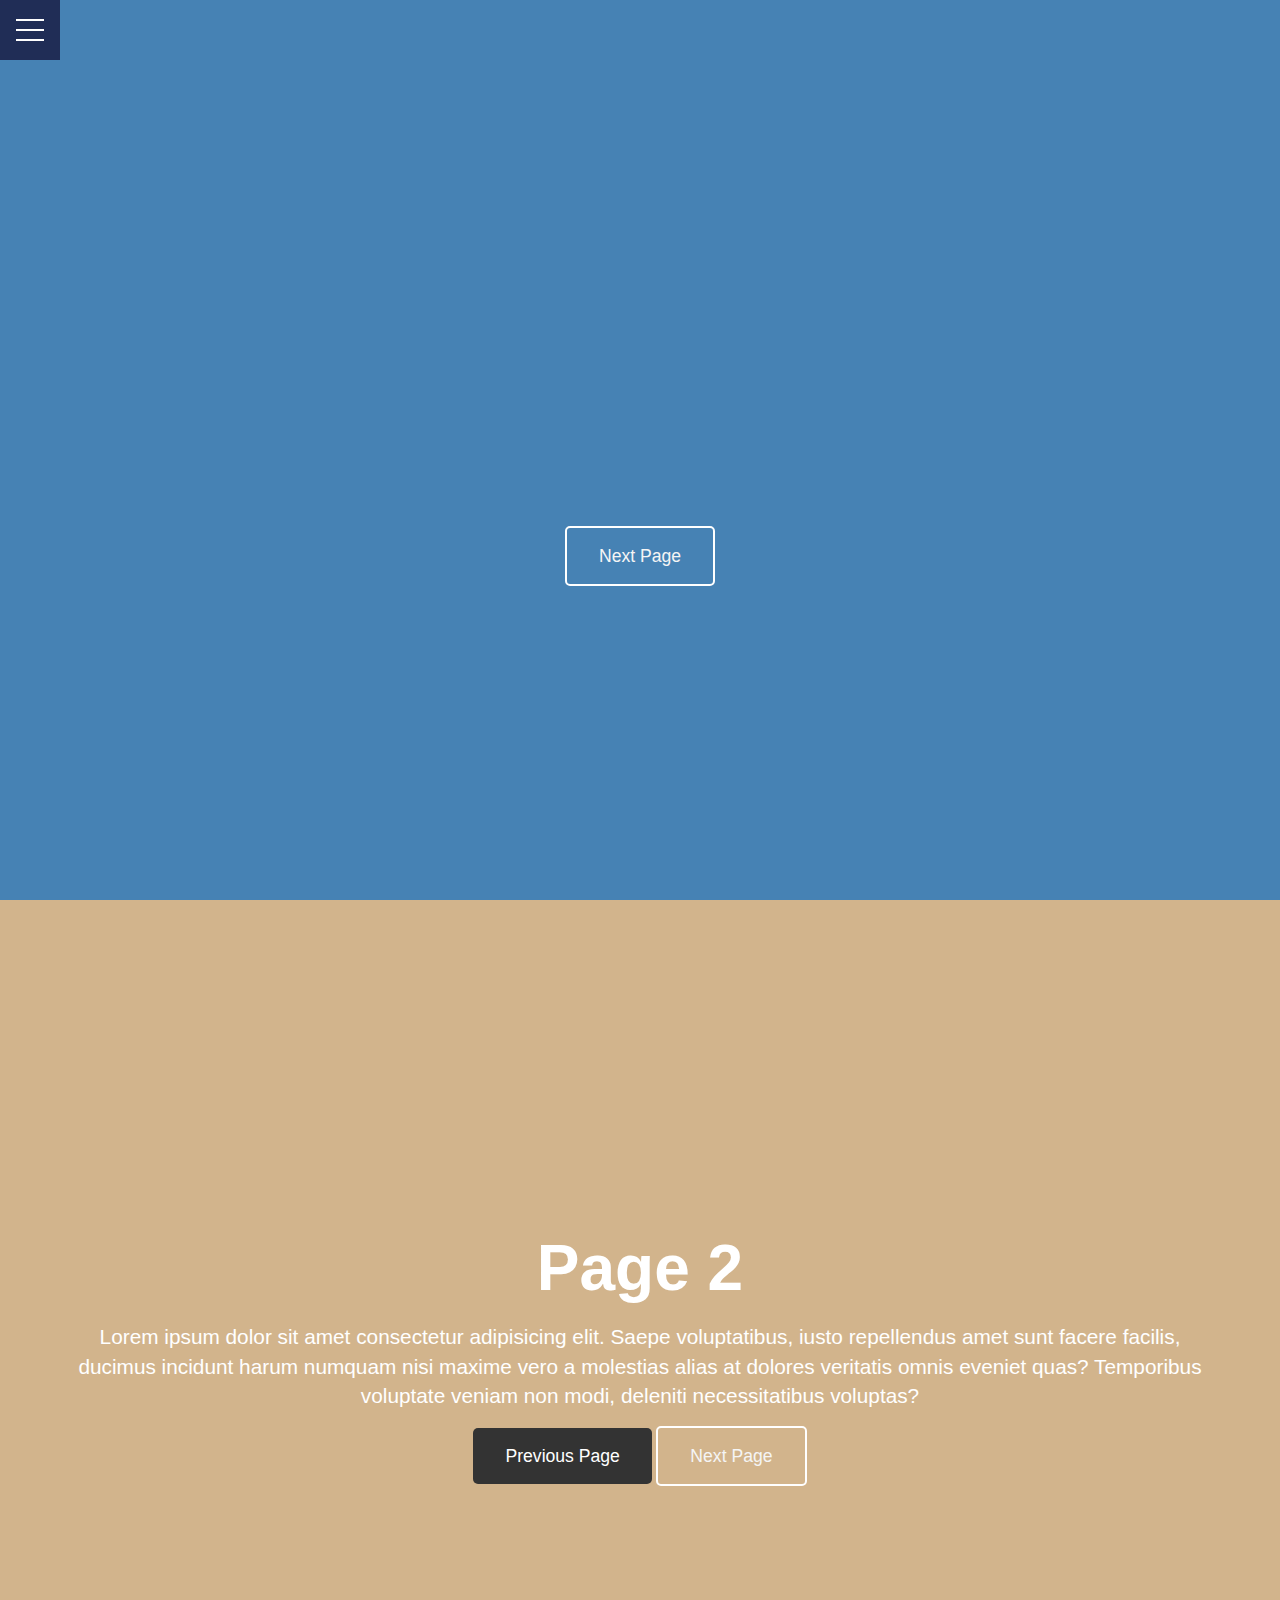
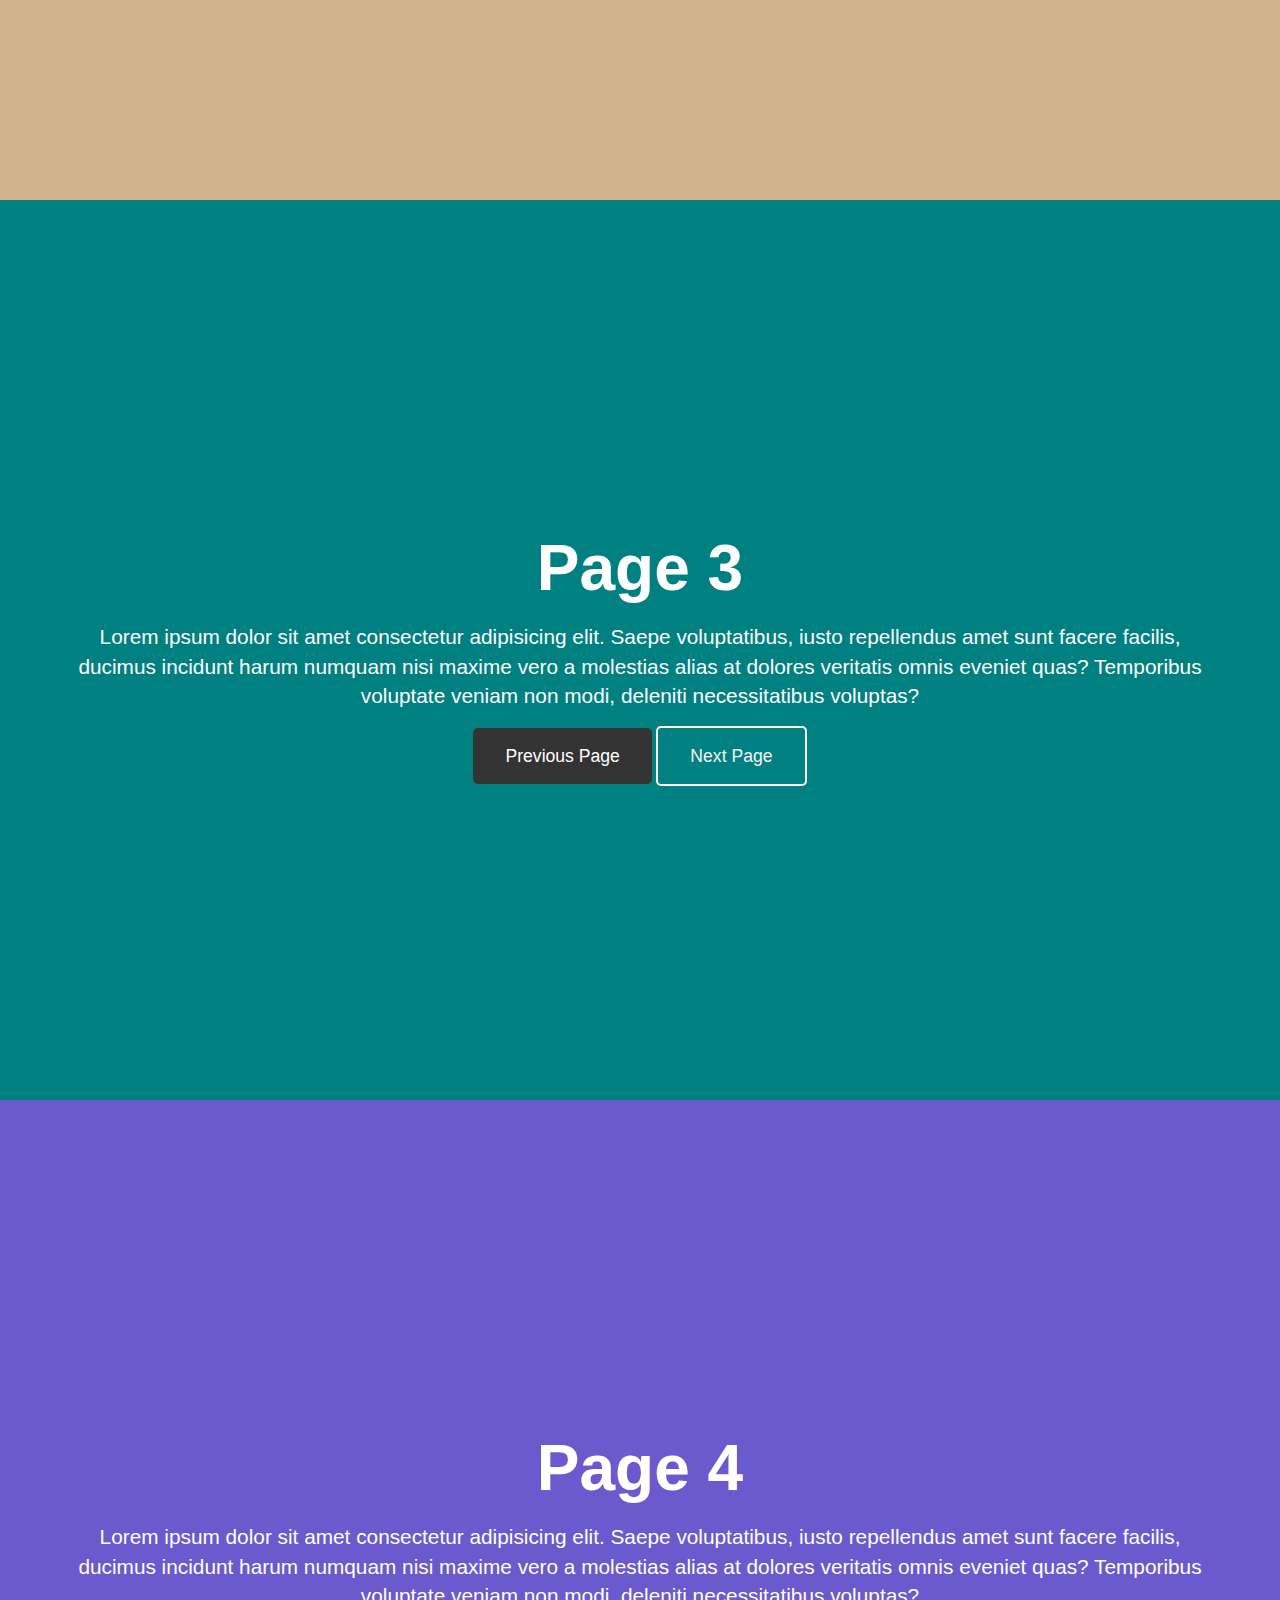
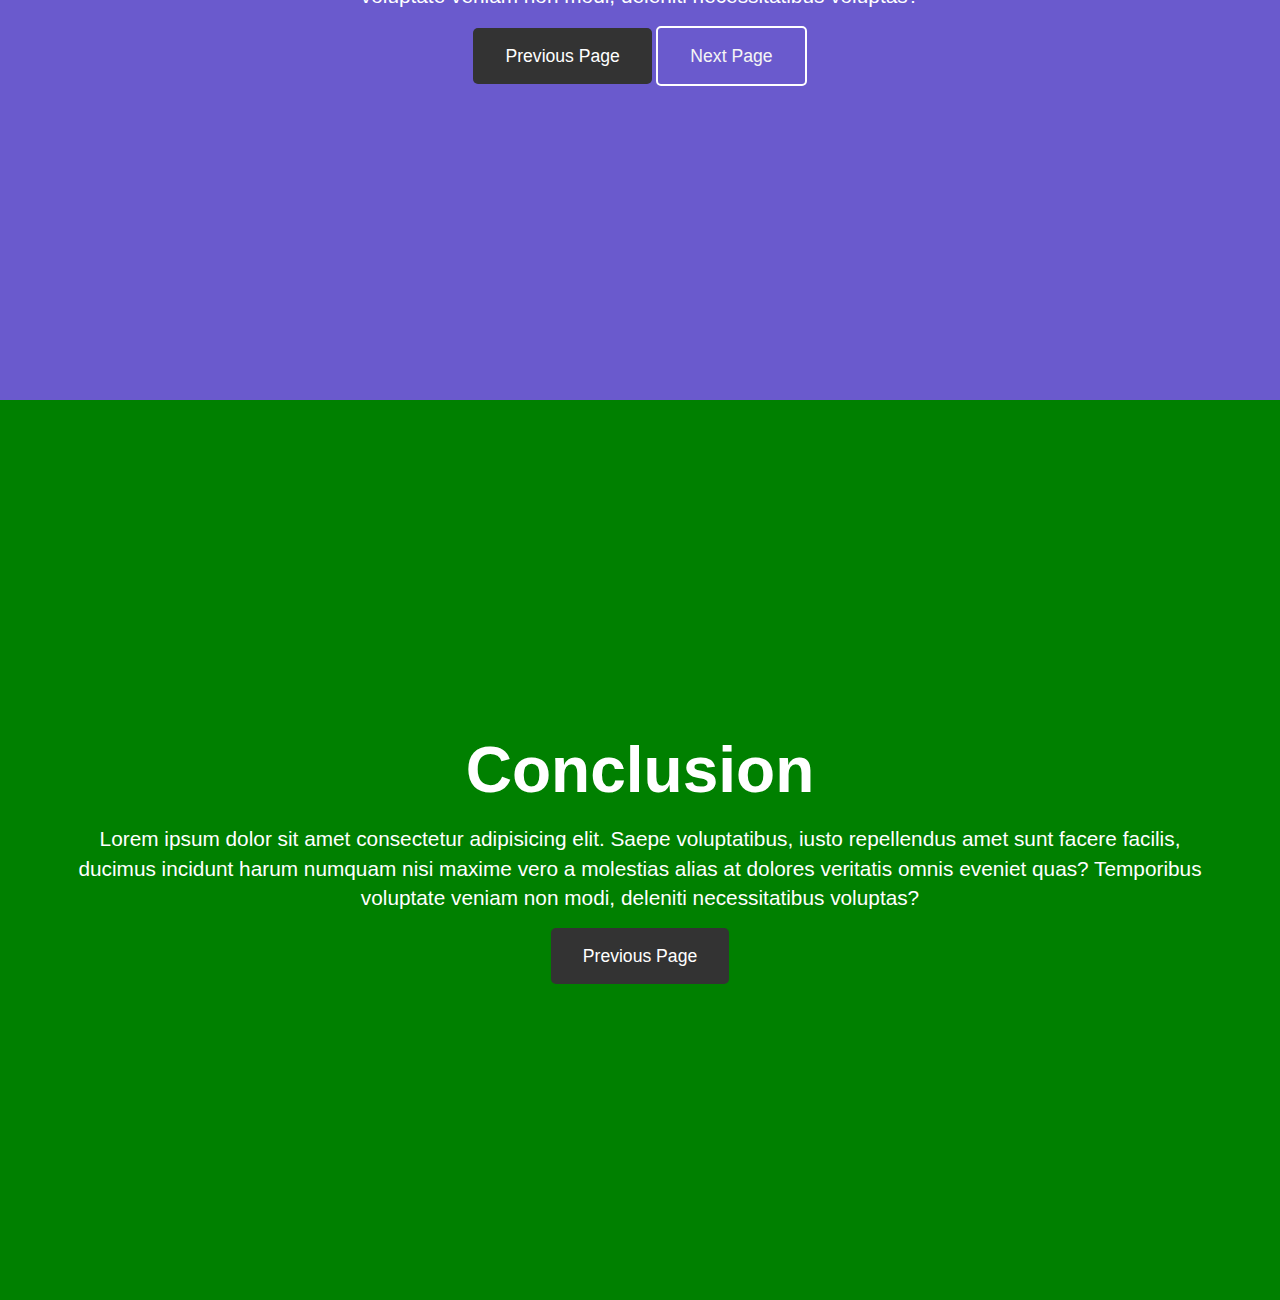
<file: Mini Projects/index.html>
<!DOCTYPE html>
<html lang="en">
<head>
    <meta charset="UTF-8">
    <meta name="viewport" content="width=device-width, initial-scale=1.0">
    <link rel="stylesheet" href="https://cdnjs.cloudflare.com/ajax/libs/font-awesome/6.5.2/css/all.css" integrity="sha512-U9Y1sGB3sLIpZm3ePcrKbXVhXlnQNcuwGQJ2WjPjnp6XHqVTdgIlbaDzJXJIAuCTp3y22t+nhI4B88F/5ldjFA==" crossorigin="anonymous" referrerpolicy="no-referrer" />
    <link rel="stylesheet" href="style1.css">
    <link rel="stylesheet" href="menu.css">
    <link rel="stylesheet" href="style.css">
    <title>Presentation</title>
</head>
<body>
    <!-- Page 1 (Intro) -->
    <section id="page-1" class="page">
        <h1>Welcome To My Presentation</h1>
        <p>Lorem ipsum dolor sit amet consectetur adipisicing elit. Saepe voluptatibus, iusto repellendus amet sunt facere facilis, ducimus incidunt harum numquam nisi maxime vero a molestias alias at dolores veritatis omnis eveniet quas? Temporibus voluptate veniam non modi, deleniti necessitatibus voluptas?</p>
        <div>
            <a href="#page-2" class="btn">
                Next Page <i class="fas fa-arrow-circle-down"></i>
            </a>
        </div>
    </section>
    <!-- Page 2 -->
    <section id="page-2" class="page">
        <h1>Page 2</h1>
        <p>Lorem ipsum dolor sit amet consectetur adipisicing elit. Saepe voluptatibus, iusto repellendus amet sunt facere facilis, ducimus incidunt harum numquam nisi maxime vero a molestias alias at dolores veritatis omnis eveniet quas? Temporibus voluptate veniam non modi, deleniti necessitatibus voluptas?</p>
        <div>
            <a href="#page-1" class="btn btn-dark">
                Previous Page <i class="fas fa-arrow-circle-up"></i>
            </a>
            <a href="#page-3" class="btn">
                Next Page <i class="fas fa-arrow-circle-down"></i>
            </a>
        </div>
    </section>
    <!-- Page 3 -->
    <section id="page-3" class="page">
        <h1>Page 3</h1>
        <p>Lorem ipsum dolor sit amet consectetur adipisicing elit. Saepe voluptatibus, iusto repellendus amet sunt facere facilis, ducimus incidunt harum numquam nisi maxime vero a molestias alias at dolores veritatis omnis eveniet quas? Temporibus voluptate veniam non modi, deleniti necessitatibus voluptas?</p>
        <div>
            <a href="#page-2" class="btn btn-dark">
                Previous Page <i class="fas fa-arrow-circle-up"></i>
            </a>
            <a href="#page-4" class="btn">
                Next Page <i class="fas fa-arrow-circle-down"></i>
            </a>
        </div>
    </section>
    <!-- Page 4 -->
    <section id="page-4" class="page">
        <h1>Page 4</h1>
        <p>Lorem ipsum dolor sit amet consectetur adipisicing elit. Saepe voluptatibus, iusto repellendus amet sunt facere facilis, ducimus incidunt harum numquam nisi maxime vero a molestias alias at dolores veritatis omnis eveniet quas? Temporibus voluptate veniam non modi, deleniti necessitatibus voluptas?</p>
        <div>
            <a href="#page-3" class="btn btn-dark">
                Previous Page <i class="fas fa-arrow-circle-up"></i>
            </a>
            <a href="#conclusion" class="btn">
                Next Page <i class="fas fa-arrow-circle-down"></i>
            </a>
        </div>
    </section>
    <!-- Conclusion -->
    <section id="conclusion" class="page">
        <h1>Conclusion</h1>
        <p>Lorem ipsum dolor sit amet consectetur adipisicing elit. Saepe voluptatibus, iusto repellendus amet sunt facere facilis, ducimus incidunt harum numquam nisi maxime vero a molestias alias at dolores veritatis omnis eveniet quas? Temporibus voluptate veniam non modi, deleniti necessitatibus voluptas?</p>
        <div>
            <a href="#page-4" class="btn btn-dark">
                Previous Page <i class="fas fa-arrow-circle-up"></i>
            </a>
        </div>
    </section>

    <!-- Hamburger -->
    <div class="menu-wrap">
        <input type="checkbox" class="toggler">
        <div class="hamburger"><div></div></div>
        <div class="menu">
            <div>
                <div>
                    <ul>
                        <li><a href="#page-1">Home</a></li>
                        <li><a href="#page-2">Page 2</a></li>
                        <li><a href="#page-3">Page 3</a></li>
                        <li><a href="#page-4">Page 4</a></li>
                        <li><a href="#conclusion">Conclusion</a></li>
                    </ul>
                </div>
            </div>
        </div>
    </div>

    <script src="https://code.jquery.com/jquery-3.7.1.min.js" integrity="sha256-/JqT3SQfawRcv/BIHPThkBvs0OEvtFFmqPF/lYI/Cxo=" crossorigin="anonymous"></script>

    <script>
        // Smooth Scrolling
        $('.btn').on('click', function(event) {
            if (this.hash !== '') {
                event.preventDefault();
                const hash = this.hash;
                $('html, body').animate(
                    {
                        scrollTop: $(hash).offset().top
                    },
                    900
                );
            }
        });
    </script>

    <!-- <script>
    // Smooth Scrolling
    $('.btn').on('click', function(event) {
        if (this.hash !== '') {
          event.preventDefault();
          const hash = this.hash;
          $('html, body').animate(
            {
              scrollTop: $(hash).offset().top
            },
            800
          );
        }
      });
    </script> -->
</body>
</html>
</file>
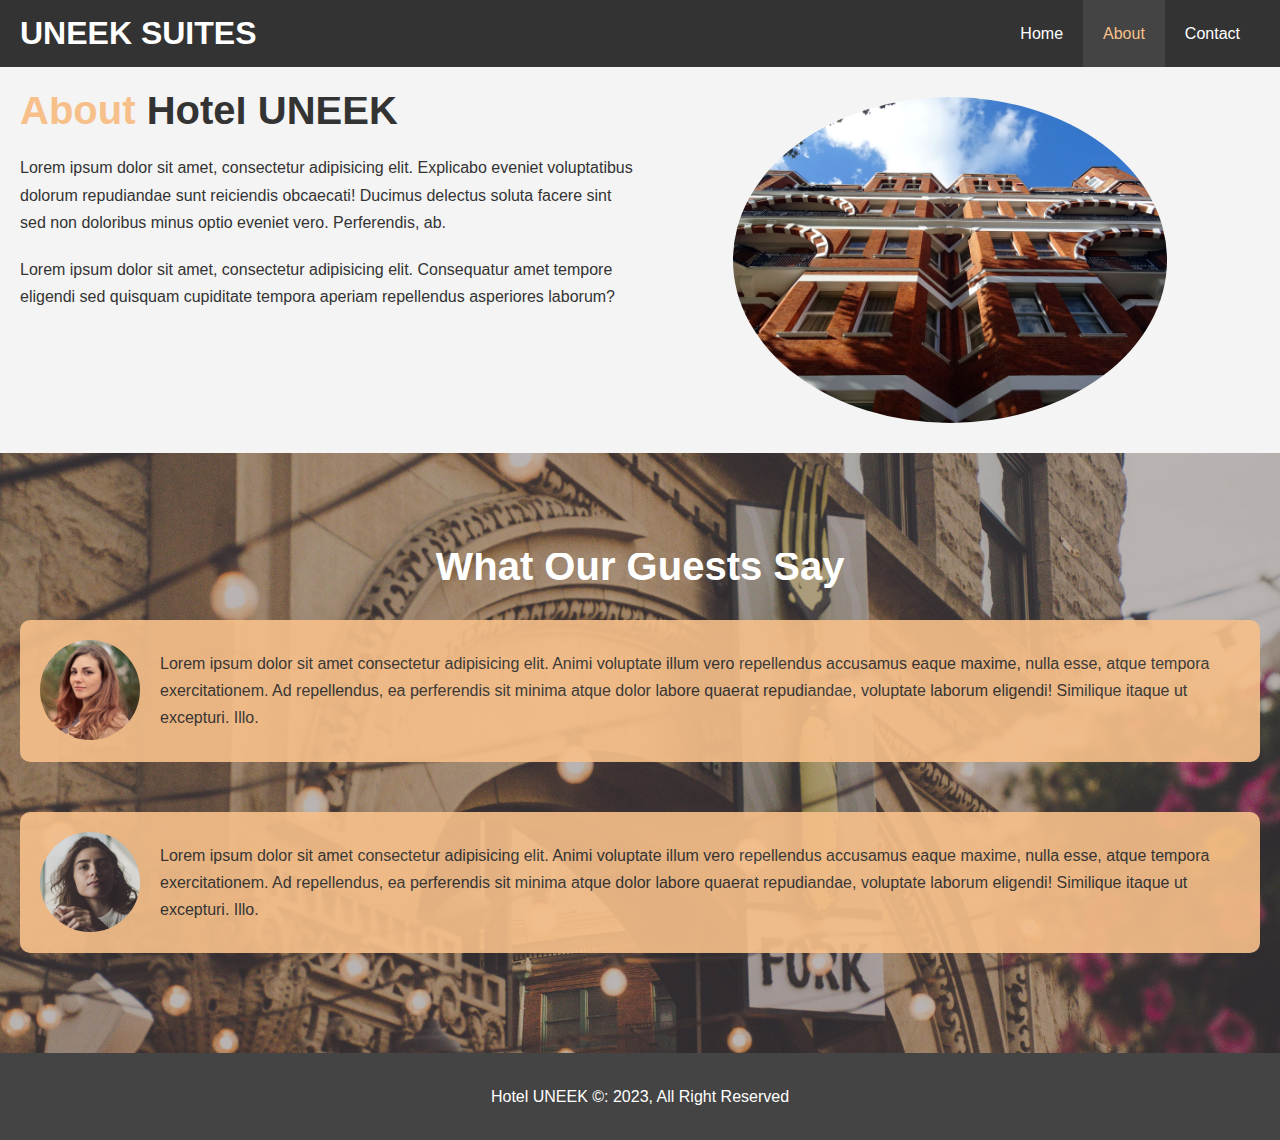
<file: about.html>
<!DOCTYPE html>
<html lang="en">
<head>
    <meta charset="UTF-8">
    <meta name="viewport" content="width=device-width, initial-scale=1.0">
    <meta name="description" content="Welcome to the most extraordinary Hotel in Lagos State. Nigeria">
    <meta name="keyword" content="Hotel, Lagos Hotel, Best Hotel in Lagos">
    <link rel="stylesheet" href="css/style.css">
    <title>Hotel UNEEK | About</title>
</head>
<body>
    <header>
        <nav id="nav-bar">
            <div class="container">
                <h1 class="logo"><a href="index.html">UNEEK SUITES</a></h1>
                <ul>
                    <li><a href="index.html">Home</a></li>
                    <li><a class="current" href="about.html">About</a></li>
                    <li><a href="contact.html">Contact</a></li>
                </ul>
            </div>
        </nav>
    </header>

    <section id="about-info" class="bg-light py-3">
        <div class="container">
            <div class="info-left">
                <h1 class="l-heading"><span class="text-primary">About</span> Hotel UNEEK</h1>
                <p>Lorem ipsum dolor sit amet, consectetur adipisicing elit. Explicabo eveniet voluptatibus dolorum repudiandae sunt reiciendis obcaecati! Ducimus delectus soluta facere sint sed non doloribus minus optio eveniet vero. Perferendis, ab.</p>
                <p>Lorem ipsum dolor sit amet, consectetur adipisicing elit. Consequatur amet tempore eligendi sed quisquam cupiditate tempora aperiam repellendus asperiores laborum?</p>
            </div>
            <div class="info-right">
                <img src="./img/photo-2.jpg" alt="Hotel">
            </div>
        </div>
    </section>

    <div class="clr"></div>

    <section id="testimonials" class="py-3">
        <div class="container">
            <h2 class="l-heading">What Our Guests Say</h2>
            <div class="testimonial bg-primary">
                <img src="./img/person-1.jpg" alt="Samantha">
                <p>Lorem ipsum dolor sit amet consectetur adipisicing elit. Animi voluptate illum vero repellendus accusamus eaque maxime, nulla esse, atque tempora exercitationem. Ad repellendus, ea perferendis sit minima atque dolor labore quaerat repudiandae, voluptate laborum eligendi! Similique itaque ut excepturi. Illo.</p>
            </div>
        </div>
        <div class="container">
            <div class="testimonial bg-primary">
                <img src="./img/person-2.jpg" alt="Jane">
                <p>Lorem ipsum dolor sit amet consectetur adipisicing elit. Animi voluptate illum vero repellendus accusamus eaque maxime, nulla esse, atque tempora exercitationem. Ad repellendus, ea perferendis sit minima atque dolor labore quaerat repudiandae, voluptate laborum eligendi! Similique itaque ut excepturi. Illo.</p>
            </div>
        </div>
    </section>

    <footer class="clr" id="main-footer">
        <p>Hotel UNEEK &copy: 2023, All Right Reserved </p>
    </footer>
</body>
</html>
</file>
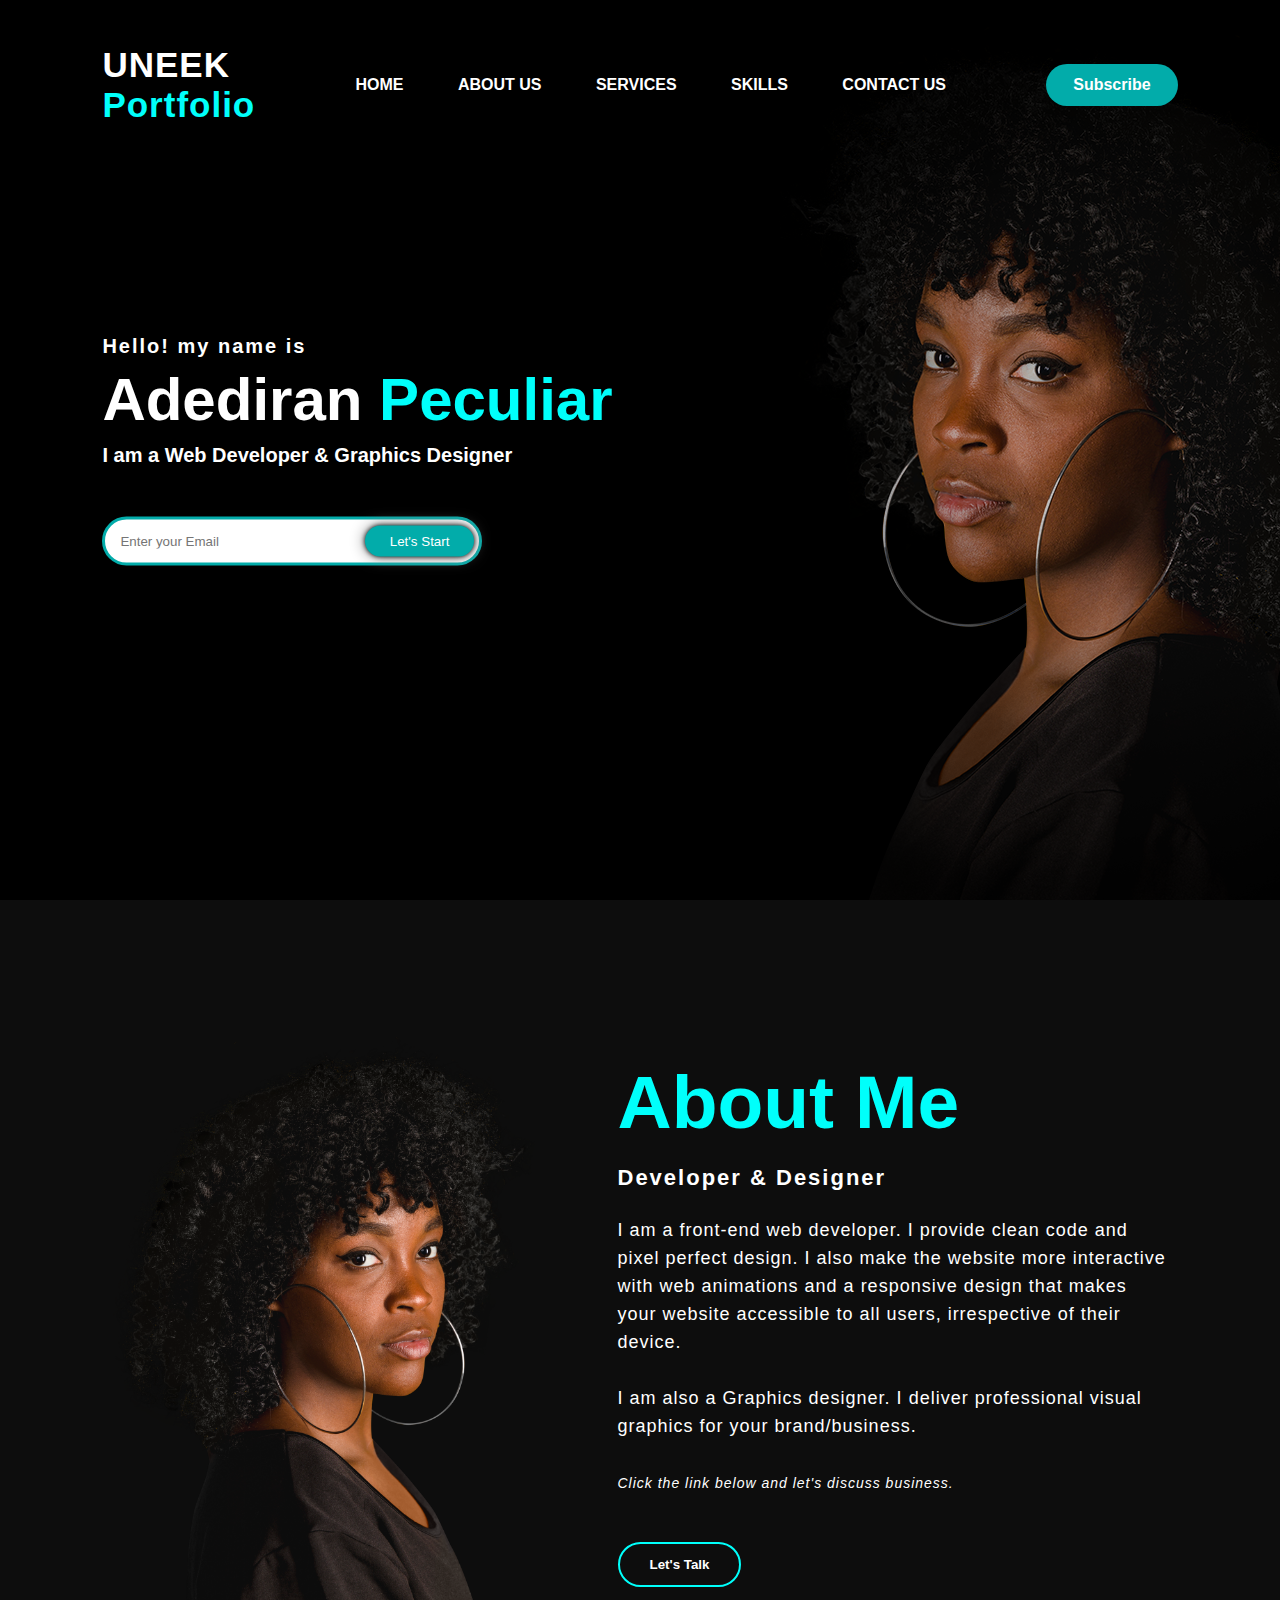
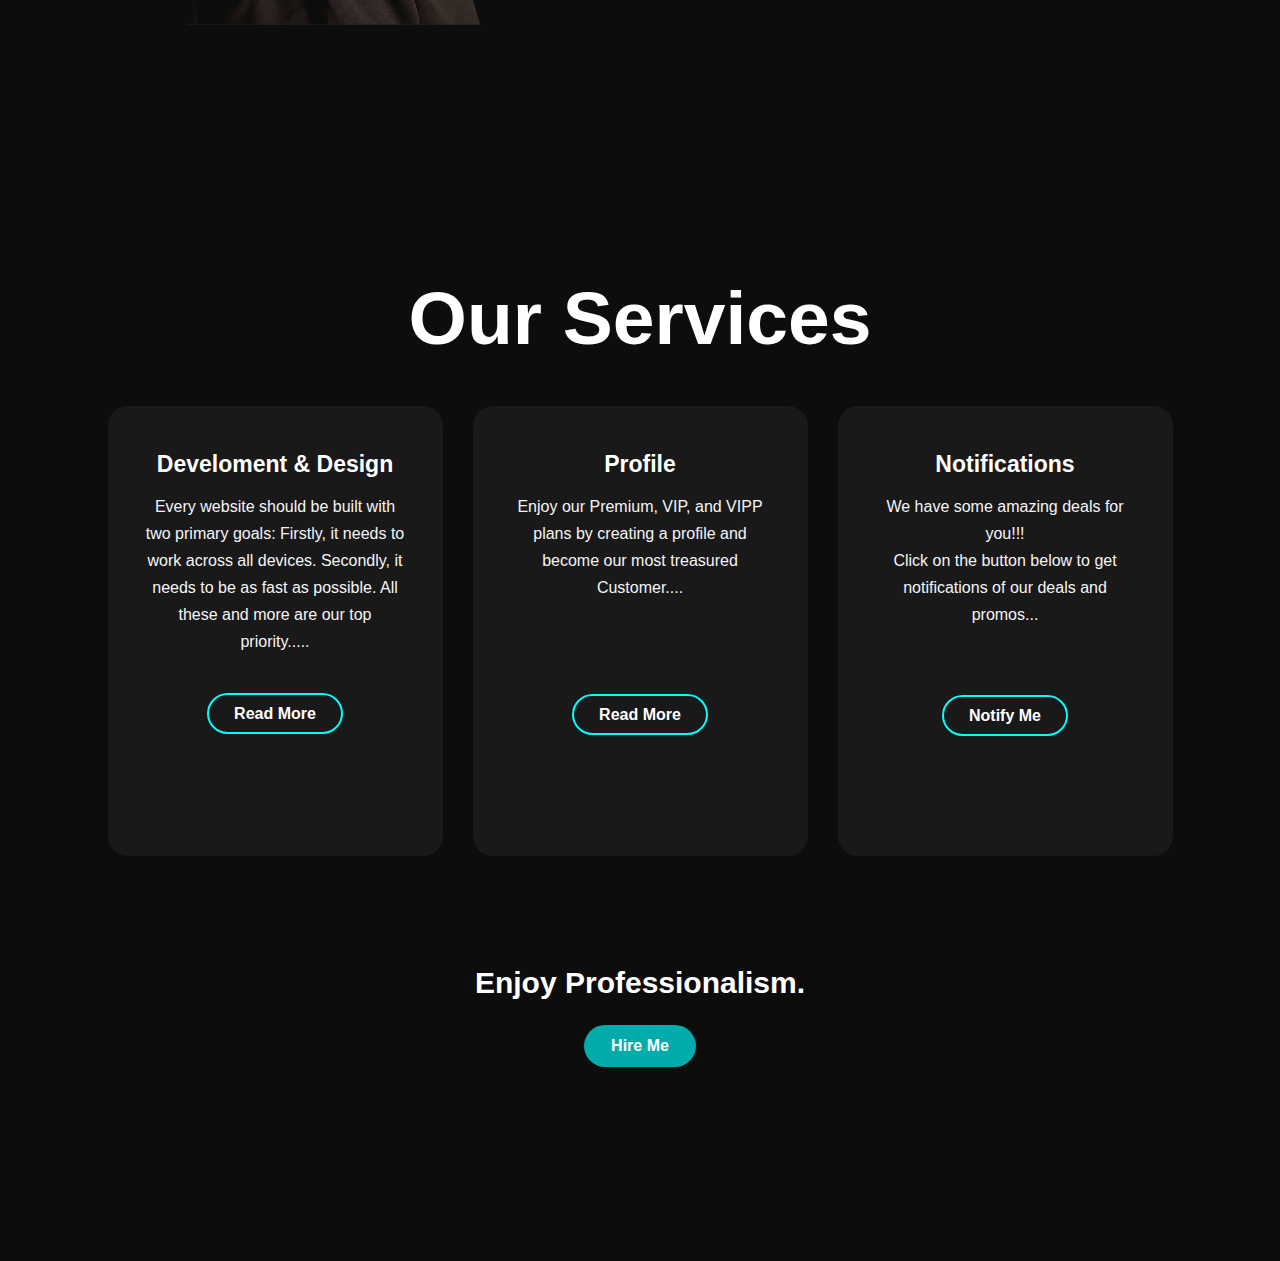
<file: Portfolio.html>
<!DOCTYPE html>
<html lang="en">
<head>
    <meta charset="UTF-8">
    <meta name="viewport" content="width=device-width, initial-scale=1.0">
    <link rel="stylesheet" href="portfolio_style.css">
    <title>Portfolio Website</title>
    <link rel="stylesheet" href="https://cdnjs.cloudflare.com/ajax/libs/font-awesome/6.5.1/css/all.min.css" integrity="sha512-DTOQO9RWCH3ppGqcWaEA1BIZOC6xxalwEsw9c2QQeAIftl+Vegovlnee1c9QX4TctnWMn13TZye+giMm8e2LwA==" crossorigin="anonymous" referrerpolicy="no-referrer" />
</head>
<body>
    <div class="hero">
        <nav>
            <h2 class="logo">UNEEK<br><span>Portfolio</span></h2>
            <ul>
                <li><a href="#">HOME</a></li>
                <li><a href="#">ABOUT US</a></li>
                <li><a href="#">SERVICES</a></li>
                <li><a href="#">SKILLS</a></li>
                <li><a href="#">CONTACT US</a></li>
            </ul>
            <a href="#" class="btn">Subscribe</a>
        </nav>

        <div class="content">
            <h4>Hello! my name is</h4>
            <h1>Adediran <span>Peculiar</span></h1>
            <h3>I am a Web Developer & Graphics Designer</h3>
            <div class="newsletter">
                <form>
                    <input type="email" name="email" id="mail" placeholder="Enter your Email">
                    <input type="submit" name="submit" value="Let's Start">
                </form>
            </div>
        </div>
    </div>

    <!-- About section -->
    <section class="about">
        <div class="main">
            <img src="./beautiful-black-young-female-studio.png" alt="#">
            <div class="about-text">
                <h2>About Me</h2>
                <h5>Developer & Designer</h5>
                <p>I am a front-end web developer. I provide clean code and pixel perfect design. I also make the website more interactive with web animations and a responsive design that makes your website accessible to all users, irrespective of their device. <br><br>I am also a Graphics designer. I deliver professional visual graphics for your brand/business. <br><br> <span>Click the link below and let's discuss business.</span></p>
                <button type="button">Let's Talk</button>
            </div>
        </div>
    </section>

    <!-- service section -->
    <div class="service">
        <div class="title">
            <h2>Our Services</h2>
        </div>
        <div class="box">
            <div class="card">
                <i class="fa-solid fa-bars"></i>
                <h5>Develoment & Design</h5>
                <div class="pra">
                    <p>Every website should be built with two primary goals: Firstly, it needs to work across all devices. Secondly, it needs to be as fast as possible. All these and more are our top priority.....</p>
                    <p style="text-align: center;">
                        <div id="read1">
                            <a href="#" class="button">Read More</a>
                        </div>
                    </p>
                </div>
            </div>
            <div class="box">
                <div class="card">
                    <i class="fa-regular fa-user"></i>
                    <h5>Profile</h5>
                    <div class="pra">
                        <p>Enjoy our Premium, VIP, and VIPP plans by creating a profile and become our most treasured Customer....</p>
                        <p style="text-align: center;">
                            <div id="read2">
                                <a href="#" class="button">Read More</a>
                            </div>
                        </p>
                    </div>
                </div>
            <div class="box">
                <div class="card">
                    <i class="fa-regular fa-bell"></i>
                    <h5>Notifications</h5>
                    <div class="pra">
                        <p>We have some amazing deals for you!!! <br>Click on the button below to get notifications of our deals and promos...
                        </p>
                        <p style="text-align: center;">
                            <div id="read3">
                                <a href="#" class="button">Notify Me</a>
                            </div>
                        </p>
                    </div>
                </div>
            </div>
        </div>
    </div>

    <!-- Contact Me -->
    <div class="contact-me">
        <p>Enjoy Professionalism.</p>
        <a href="#" class="button2">Hire Me</a>
    </div>

    <!-- Footer -->
    <!-- <footer>
        <p>Adediran Peculiar</p>
        <p>Kindly Click on the link below to Connect with Me</p>
        <div class="social">

        </div>
    </footer> -->
</body>
</html>
</file>
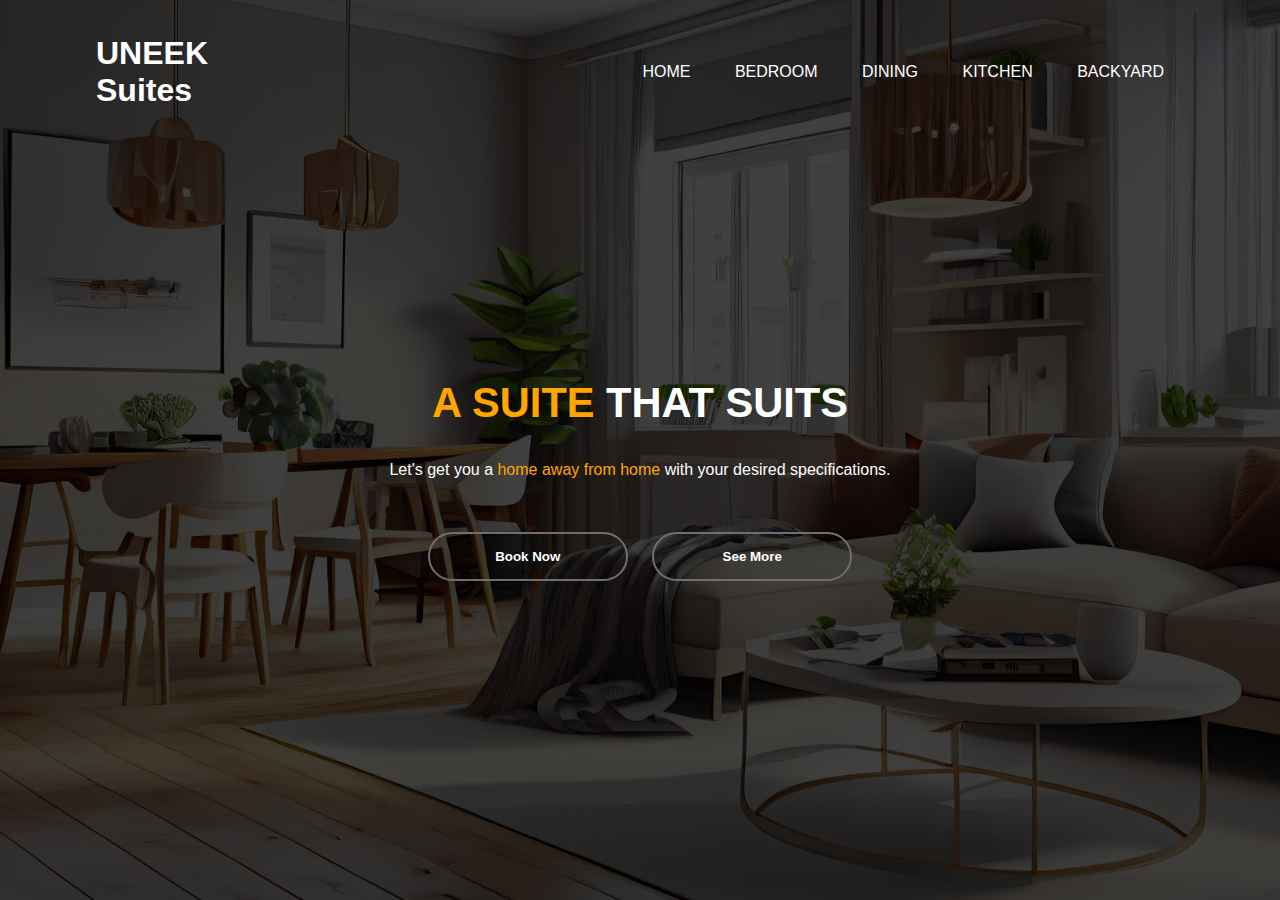
<file: project_1.html>
<!DOCTYPE html>
<html lang="en">
<head>
    <meta charset="UTF-8">
    <meta name="viewport" content="width=device-width, initial-scale=1.0">
    <link rel="stylesheet" href="style_1.css">
    <title>Project 1</title>
</head>
<body>
    <div class="banner">
        <div class="navbar">
            <h1 class="logo"><a href="project_1.html">UNEEK Suites</a></h1>
            <ul>
                <li><a href="#">Home</a></li>
                <li><a href="#">Bedroom</a></li>
                <li><a href="#">Dining</a></li>
                <li><a href="#">Kitchen</a></li>
                <li><a href="#">Backyard</a></li>
            </ul>
        </div>

        <div class="content">
            <h1><span>A SUITE</span> THAT SUITS</h1>
            <p>Let's get you a <span>home away from home</span> with your desired specifications.</p>
            <div>
                <button type="button"><span></span>Book Now</button>
                <button type="button"><span></span>See More</button>
            </div>
        </div>

    </div>
</body>
</html>
</file>
<file: Mini Projects/style1.css>
:root {
    --primary-color: rgba(12, 0, 35, 0.65);
    --secondary-color: rgba(252, 206, 0, 0.7);
    --overlay-color: rgba(5, 19, 30, 0.85);
    --menu-speed: 0.75s;
}

* {
    margin: 0;
    padding: 0;
    box-sizing: border-box;
}

body {
    font-family: Arial, Helvetica, sans-serif;
    line-height: 1.4;
}

.container {
    max-width: 960px;
    margin: auto;
    overflow: hidden;
    padding: 0 3rem;
}

#showcase {
    background: var(--primary-color);
    color: #fff;
    height: 100vh;
    position: relative;
}

#showcase:before {
    content: '';
    background: url('./chess-board-game-business-concept-light-shadow.jpg') no-repeat center center/cover;
    position: absolute;
    top: 0;
    left: 0;
    width: 100%;
    height: 100%;
    z-index: -1;
}

#showcase .showcase-container {
    display: flex;
    flex-direction: column;
    align-items: center;
    justify-content: center;
    text-align: center;
    height: 100%;
}

#showcase h1 {
    font-size: 4rem;
}

#showcase p {
    font-size: 1.3rem;
}

.btn {
    display: inline-block;
    border: none;
    border-radius: 5px;
    background: rgba(250, 250, 250, 0.75);
    color: rgb(15, 15, 15);
    padding: 0.75rem 1.5rem;
    margin-top: 1rem;
    transition: all 0.7s ease-in-out;
    text-decoration: none;
}

.btn:hover {
    background: rgb(250, 250, 250);
    color: rgb(15, 15, 15);
}
</file>
<file: Mini Projects/menu.css>
.menu-wrap {
    position: fixed;
    top: 0;
    left: 0;
    z-index: 1;
}

.menu-wrap .toggler {
    position: absolute;
    top: 0;
    left: 0;
    z-index: 2;
    cursor: pointer;
    width: 50px;
    height: 50px;
    opacity: 0;
}

.menu-wrap .hamburger {
    position: absolute;
    top: 0;
    left: 0;
    z-index: 1;
    width: 60px;
    height: 60px;
    padding: 1rem;
    background: var(--primary-color);
    display: flex;
    align-items: center;
    justify-content: center;
}

/* Hamburger Line */
.menu-wrap .hamburger > div {
    position: relative;
    flex: none;
    width: 100%;
    height: 2px;
    background: white;
    display: flex;
    align-items: center;
    justify-content: center;
    transition: all 0.5s ease;

}

/* Hamburger top and bottom line */
.menu-wrap .hamburger > div::before, .menu-wrap .hamburger > div::after {
    content: '';
    position: absolute;
    z-index: 1;
    top: -10px;
    flex: none;
    width: 100%;
    height: 2px;
    background: inherit;
}

/* Moves line down */
.menu-wrap .hamburger > div::after {
    top: 10px;
}

/* Toggler animation */
.menu-wrap .toggler:checked + .hamburger > div {
    transform: rotate(90deg);
}

/* Transfroms line into X */
.menu-wrap .toggler:checked + .hamburger > div::before, .menu-wrap .toggler:checked + .hamburger > div::after{
    top: 0;
    transform: rotate(90deg);
}

/* Rotate on hover when checked */
.menu-wrap .toggler:checked:hover + .hamburger > div {
    transform: rotate(225deg);
}

/* Show Menu */
.menu-wrap .toggler:checked ~ .menu {
    visibility: visible;
}

.menu-wrap .toggler:checked ~ .menu > div {
    transform: scale(1);
    transition-duration: var(--menu-speed);
}

.menu-wrap .toggler:checked ~ .menu > div > div {
    opacity: 1;
    transition: opacity 0.9s ease 0.7s;
}

.menu-wrap .menu {
    position: fixed;
    top: 0;
    left: 0;
    width: 100%;
    height: 100%;
    visibility: hidden;
    overflow: hidden;
    display: flex;
    align-items: center;
    justify-content: center;
}

.menu-wrap .menu > div {
    background: var(--overlay-color);
    border-radius: 50%;
    width: 200vw;
    height: 200vw;
    display: flex;
    flex: none;
    align-items: center;
    justify-content: center;
    transform: scale(0);
    transition: all 0.4s ease;
}

.menu-wrap .menu > div > div {
    text-align: center;
    max-width: 98vw;
    max-height: 100vh;
    opacity: 0;
    transition: opacity 0.4s ease;
}

.menu-wrap .menu > div > div > ul > li {
    list-style: none;
    color: white;
    font-size: 1.5rem;
    padding: 1rem;
}

.menu-wrap .menu > div > div > ul > li > a {
    color: white;
    border: 2px solid;
    padding: 5px 30px;
    border-radius: 20px;
    text-decoration: none;
    transition: color 0.4s ease;
}

.menu-wrap .menu > div > div > ul > li > a:hover {
    color: var(--secondary-color);
    
}
</file>
<file: css/style.css>
* {
    padding: 0px;
    margin: 0px;
    box-sizing: border-box;
}

body {
    font-family: 'Segoe UI', Tahoma, Geneva, Verdana, sans-serif;
    line-height: 1.7em;
}

a {
    text-decoration: none;
    color: #333;
}

h1, h2, h3{
    padding-bottom: 20px;
}

p {
    padding: 10px 0px;
}

/* Utility classes */
.container {
    margin: auto;
    max-width: 1300px;
    overflow: auto;
    padding: 0px 20px;
}

.text-primary {
    color: #f7c08a;
}

.lead {
    font-size: 20px;
}

.btn {
    display: inline-block;
    color: white;
    font-size: 18px;
    background-color: #333;
    padding: 13px 20px;
    border: none;
    cursor: pointer;
}

.btn:hover {
    background: #f7c08a;
    color: #333;
}

.btn-light {
    background: #f4f4f4;
    color: #333;
}

.bg-dark {
    background: #333;
    color: white;
}

.bg-light {
    background: #f4f4f4;
    color: #333;
}

.bg-primary {
    color: #333;
    background: #f7c08a;
}

.clr {
    clear: both;
}

.py-2 {
    padding-bottom: 15px;
}

.py-3 {
    padding-top: 30px;
    padding-bottom: 30px;
}

.l-heading {
    font-size: 40px;
}

/* Nav bar */
#nav-bar {
    background-color: #333;
    color: white;
    overflow: auto;
}

#nav-bar a {
    color: white;
}

#nav-bar h1 {
    float: left;
    padding-top: 20px;
}

#nav-bar ul {
    float: right;
    list-style: none;
}

#nav-bar ul li {
    float: left;
}

#nav-bar ul li a {
    display: block;
    padding: 20px;
    text-align: center;
}

#nav-bar ul li a:hover, 
#nav-bar ul li a.current {
    background-color: #444;
    color: #f7c08a;
}

/* Showcase */
#showcase {
    background: url('../img/showcase.jpg') no-repeat center center/cover;
    height: 600px;
}

#showcase .showcase-content {
    color: white;
    text-align: center;
    padding-top: 170px;
}

#showcase .showcase-content h1 {
    font-size: 60px;
    line-height: 1.2em;
}

#showcase .showcase-content p {
    padding-bottom: 20px;
    line-height: 1.7em;
}

/* Home Info */
#home-info {
    height: 400px;
}

#home-info .info-img {
    float: left;
    width: 50%;
    background: url('../img/photo-1.jpg') no-repeat;
    min-height: 100%;
}

#home-info .info-side-content {
    float: right;
    width: 50%;
    height: 100%;
    text-align: center;
    padding: 50px 30px;
    overflow: hidden;
}

#home-info .info-side-content p {
    padding-bottom: 30px;
}

/* Features */
.box {
    float: left;
    width: 33.3%;
    padding: 50px;
    text-align: center;
}

.box i {
    margin-bottom: 10px;
}

/* About info */
#about-info .info-right {
    float: right;
    width: 50%;
    min-height: 100%;
    /* padding-top: 30px;
    padding-bottom: 30px; */

}

#about-info .info-right img {
    display: block;
    width: 70%;
    margin: auto;
    border-radius: 50%;
}

#about-info .info-left {
    float: left;
    width: 50%;
    min-height: 100%;
    /* padding-top: 30px;
    padding-bottom: 30px; */
}

/* testimonials */
#testimonials {
    height: 600px;
    background: url('../img/test-bg.jpg') no-repeat  center center/cover ;
    padding-top: 100px;
}

#testimonials h2 {
    color: #fff;
    text-align: center;
    padding-bottom: 40px;
}

#testimonials .testimonial img {
    width: 100px;
    float: left;
    margin-right: 20px;
    border-radius: 50%;
}

#testimonials .testimonial {
    padding: 20px;
    margin-bottom: 40px;
    border-radius: 10px;
    opacity: 90%;
}

#testimonials .container {
    padding-bottom: 10px;
}

/* #testimonials .container {
    margin-bottom: 10px;
} */

/* footer */
#main-footer {
    text-align: center;
    background:#444 ;
    color: #fff;
    padding: 20px;
}
</file>
<file: portfolio_style.css>
* {
    margin: 0;
    padding: 0; 
    font-family: 'Segoe UI', Tahoma, Geneva, Verdana, sans-serif;
    box-sizing: border-box;
}

.hero {
    height: 100vh;
    width: 100%;
    background-image: url(./port-1.png);
    background-size: cover;
    background-position: center;
}

nav {
    display: flex;
    align-items: center;
    justify-content: space-between;
    padding-top: 45px;
    padding-left: 8%;
    padding-right: 8%;
}

.logo {
    color: white;
    font-size: 35px;
    letter-spacing: 1px;
    cursor: pointer;
}
span {
    color: rgb(0, 255, 251);
}

nav ul li {
    /* list-style-type: none; */
    display: inline-block;
    padding: 10px 25px;
}

nav ul li a {
    text-decoration: none;
    color: white;
    font-weight: bold;    
}

nav ul li a:hover {
    background-color: rgb(0, 255, 251);
    color: black;
    padding: 5px 10px;
    border-radius: 50px;
    transition: .2s;
}

.btn {
    background-color: rgb(2, 172, 170);
    color: white;
    text-decoration: none;
    padding: 10px 25px;
    border-radius: 30px;
    font-weight: bold;
    border: 2px solid transparent;
}

.btn:hover {
    background-color: whitesmoke;
    color: black;
    transition:transform .3s;
    transform: scale(1.2);
}

.content {
    position: absolute;
    top: 50%;
    left: 8%;
    transform: translateY(-50%);
}

h1 {
    color: white;
    margin: 7px 0px 10px;
    font-size: 60px;
}

h3 {
    color: white;
    font-size: 20px;
    margin-bottom: 50px;
}

h4 {
    color: white;
    letter-spacing: 2px;
    font-size: 20px;
}

.newsletter form {
    width: 380px;
    max-width: 100%;
    position: relative;
}

.newsletter form input:first-child {
    display: inline-block;
    width: 100%;
    padding: 14px 130px 14px 15px;
    border: 3px solid rgb(2, 172, 170);
    outline: none;
    border-radius: 30px;
}

.newsletter form input:last-child {
    position: absolute;
    display: inline-block;
    outline: none;
    border: none;
    padding: 8px 25px;
    border-radius: 30px;
    background-color: rgb(2, 172, 170);
    color: white;
    box-shadow: 0px 0px 5px #000, 0px 0px 15px #858585;
    top: 9px;
    right: 8px;
}

.newsletter form input:last-child:hover {
    background-color: rgb(2, 172, 170);
    color: white;
    transition:transform .5s;
    transform: scale(1.05);
    cursor: pointer;
}

.about {
    width: 100%;
    padding: 100px 0px;
    background-color: #0d0d0d;
}

.about img {
    height: auto;
    width: 430px;
}

.about-text {
    width: 550px;
}

.main {
    width: 1130px;
    max-width: 95%;
    margin: 0 auto;
    display: flex;
    align-items: center;
    justify-content: space-around;
}

.about-text h2 {
    color: rgb(0, 255, 251);
    font-size: 75px;
    text-transform: capitalize;
    margin-bottom: 20px;
}

.about-text h5 {
    color:   white;
    letter-spacing: 2px;
    font-size: 22px;
    margin-bottom: 25px;
    text-transform: capitalize;
}

.about-text p {
    color: white;
    letter-spacing: 1px;
    line-height: 28px;
    font-size: 18px;
    margin-bottom: 45px;
}

.about-text p span {
    font-style: italic;
    color: white;
    font-size: 14px;
}

button {
    color: white;
    text-decoration: none;
    border: 2px solid rgb(0, 255, 251);
    background: transparent;
    font-weight: bold;
    padding: 13px 30px;
    border-radius: 30px;
    transition: .7s;
}

button:hover {
    background-color: rgb(2, 172, 170);
    border: none;
    cursor: pointer;
}

.service {
    background: #0d0d0d;
    width: 100%;
    padding: 100px 0px;
}

.title h2 {
    color: white;
    font-size: 75px;
    width: 1130px;
    margin: 30px auto;
    text-align: center;
}

.box {
    display: flex;
    justify-content: center;
    align-items: center;
    min-height: 400px;
}

.card {
    height: 450px;
    width: 335px;
    padding: 20px 35px;
    background: #191919;
    border-radius: 20px;
    margin: 15px;
    position: relative;
    overflow: hidden;
    text-align: center;
}

.card i {
    font-size: 50px;
    display: block;
    text-align: center;
    margin: 25px;
    color: rgb(0, 255, 251);
}

.card h5 {
    color: white;
    font-size: 23px;
    margin-bottom: 15px;
}

.pra p {
    color: whitesmoke;
    font-size: 16px;
    line-height: 27px;
    margin-bottom: 25px;
}

.card .button {
    color: white;
    text-decoration: none;
    border: 2px solid rgb(0, 255, 251);
    background: transparent;
    font-weight: bold;
    padding: 10px 25px;
    border-radius: 30px;
    transition: .7s;
}

.card .button:hover {
    background-color: rgb(2, 172, 170);
    border: none;
    cursor: pointer;
}

#read1 {
    margin-top: 50px;
}

#read2 {
    margin-top: 105px;
}

#read3 {
    margin-top: 79px;
}

.contact-me {
    width: 100%;
    height: 290px;
    background: #0d0d0d;
    display: flex;
    align-items: center;
    flex-direction: column;
    justify-content: center;
}

.contact-me p {
    color: white;
    font-size: 30px;
    font-weight: bold;
    margin-bottom: 25px;
}

.contact-me .button2 {
    background-color: rgb(2, 172, 170);
    color: white;
    text-decoration: none;
    padding: 10px 25px;
    border-radius: 30px;
    font-weight: bold;
    border: 2px solid transparent;
}

.contact-me .button2:hover {
    background-color: whitesmoke;
    color: black;
    transition:transform .3s;
    transform: scale(1.2);
}
</file>
<file: style_1.css>
* {
    margin: 0;
    padding: 0;
    font-family: Verdana, Geneva, Tahoma, sans-serif;
}

.banner {
    width: 100%;
    height: 100vh;
    background-image: linear-gradient(rgba(0,0,0,0.75),rgba(0,0,0,0.75)),url(Apartment.jpg);
    background-size: cover;
    background-position: center;
}

.navbar {
    width: 85%;
    margin: auto;
    padding: 35px 0;
    display: flex;
    align-items: center;
    justify-content: space-between;
}

.logo {
    width: 120px;
    cursor: pointer;
}

.navbar ul li {
    list-style: none;
    display: inline-block;
    margin: 0 20px;
    position: relative;
}

.navbar ul li a {
    text-decoration: none;
    color: #fff;
    text-transform: uppercase;
    /* font-weight: bold; */
}

.logo a {
    text-decoration: none;
    color: #fff;
}

.navbar ul li::after {
    content: '';
    height: 3px;
    width: 0;
    background: orange;
    position: absolute;
    left: 0;
    bottom: -10px;
    transition: 0.5s;
}

.navbar ul li:hover::after {
    width: 100%;
}

.content {
    width: 100%;
    position: absolute;
    top: 50%;
    transform: translateY(-50%);
    text-align: center;
    color: #fff;
}

.content h1 {
    font-size: 2.6em;
    margin-top: 80px;
}

.content p {
    margin: 30px auto;
    font-weight: 100;
    line-height: 25px;
}

span {
    color: orange;
}

button {
    width: 200px;
    padding: 15px 0;
    text-align: center;
    margin: 20px 10px;
    border-radius: 50px;
    font-weight: bold;
    border: 2px solid rgb(111, 111, 111);
    background: transparent;
    color: #fff;
    cursor: pointer;
    position: relative;
    overflow: hidden;
}

button span {
    background: orange;
    height: 100%;
    width: 0%;
    border-radius: 50px;
    position: absolute;
    left: 0;
    bottom: 0;
    z-index: -1;
    transition: 0.5s;
}

button:hover span {
    width: 100%;
}

button:hover {
    border: none;
}
</file>
<file: Mini Projects/style.css>
:root {
    --page-1-color: steelblue;
    --page-2-color: tan;
    --page-3-color: teal;
    --page-4-color: slateblue;
    --conclusion-color: green;
    --animate-speed: 1.5s;
}

body {
    font-family: Arial, Helvetica, sans-serif;
    line-height: 1.4s; 
    color: #fff;
    margin: 0;
    padding: 0;
    overflow: hidden;
}

/* Page colors */
#page-1 {background: var(--page-1-color);}
#page-2 {background: var(--page-2-color);}
#page-3 {background: var(--page-3-color);}
#page-4 {background: var(--page-4-color);}
#conclusion {background: var(--conclusion-color);}

.page {
    display: flex;
    flex-direction: column;
    height: 100vh;
    align-items: center;
    justify-content: center;
    text-align: center ;
    padding: 0 4rem;
}

.page h1 {
    font-size: 4rem;
    line-height: 1.2;
    margin: 1rem;
}

.page p {
    font-size: 1.3rem;
}

.btn {
    display: inline-block;
    padding: 1rem 2rem;
    background: none;
    color: whitesmoke;
    text-decoration: none;
    border: white 2px solid;
    border-radius: 5px;
    margin-top: 1rem;
    font-size: 1.1rem;
    transition: all 0.3s ease-in;
}

.btn:hover, .btn-dark {
    background: #333;
    color: white;
    border: none;
}

/* .btn-dark {
    display: inline-block;
    padding: 1rem 2rem;
    color: black;
    text-decoration: none;
    border: black 2px solid;
    border-radius: 5px;
    margin-top: 1rem;
    font-size: 1.1rem;
    transition: all 0.3s ease-in;
} */

.btn-dark:hover {
    background: whitesmoke;
    color: #333;
    border: none;
}

/* Page Animation */
#page-1 h1 {
    transform: translateY(-1200px);
    animation: heading var(--animate-speed) forwards ease-in;
}

#page-1 p {
    transform: translateX(-1800px);
    animation: heading var(--animate-speed) forwards ease-in 2s;
}

/* Keyframe */
@keyframes heading {
    to{
        transform: translateY(0px)
    }
}

@keyframes text {
    to{
        transform: translateX(0px)
    }
}
</file>
